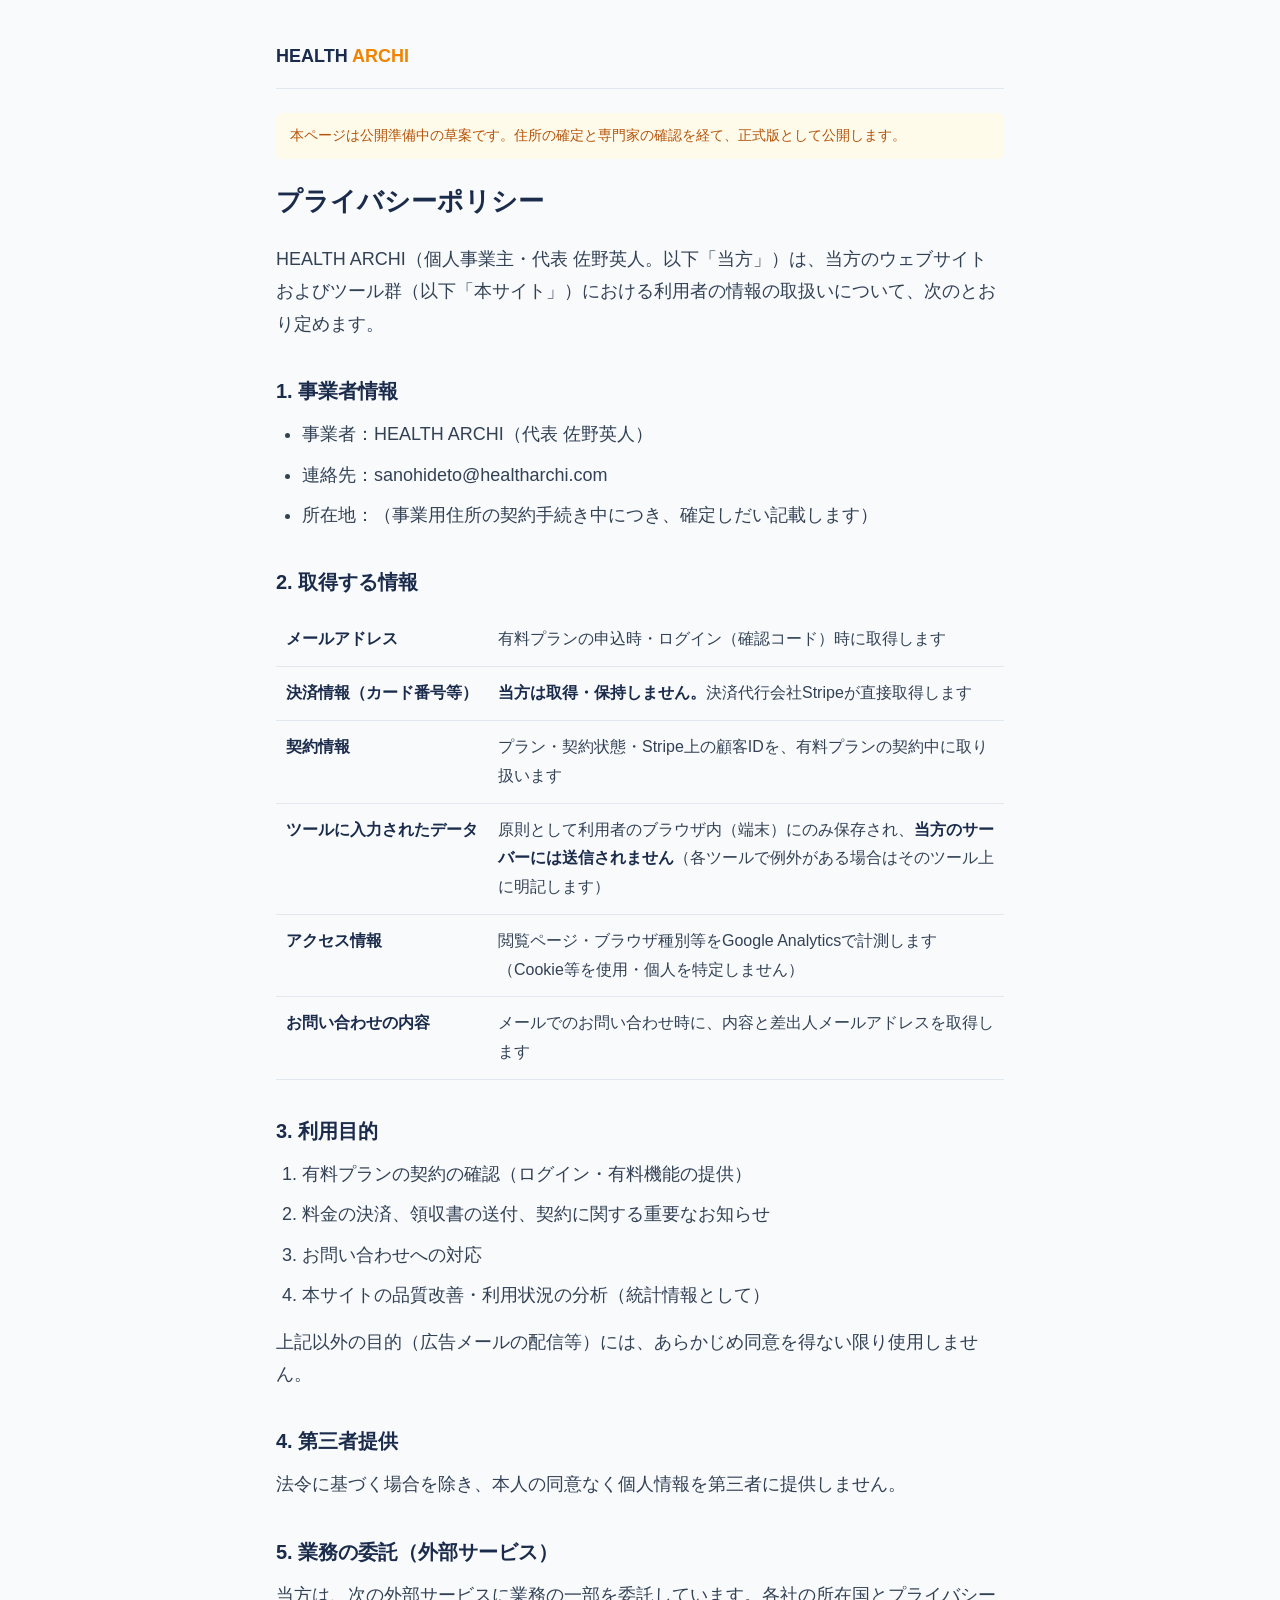
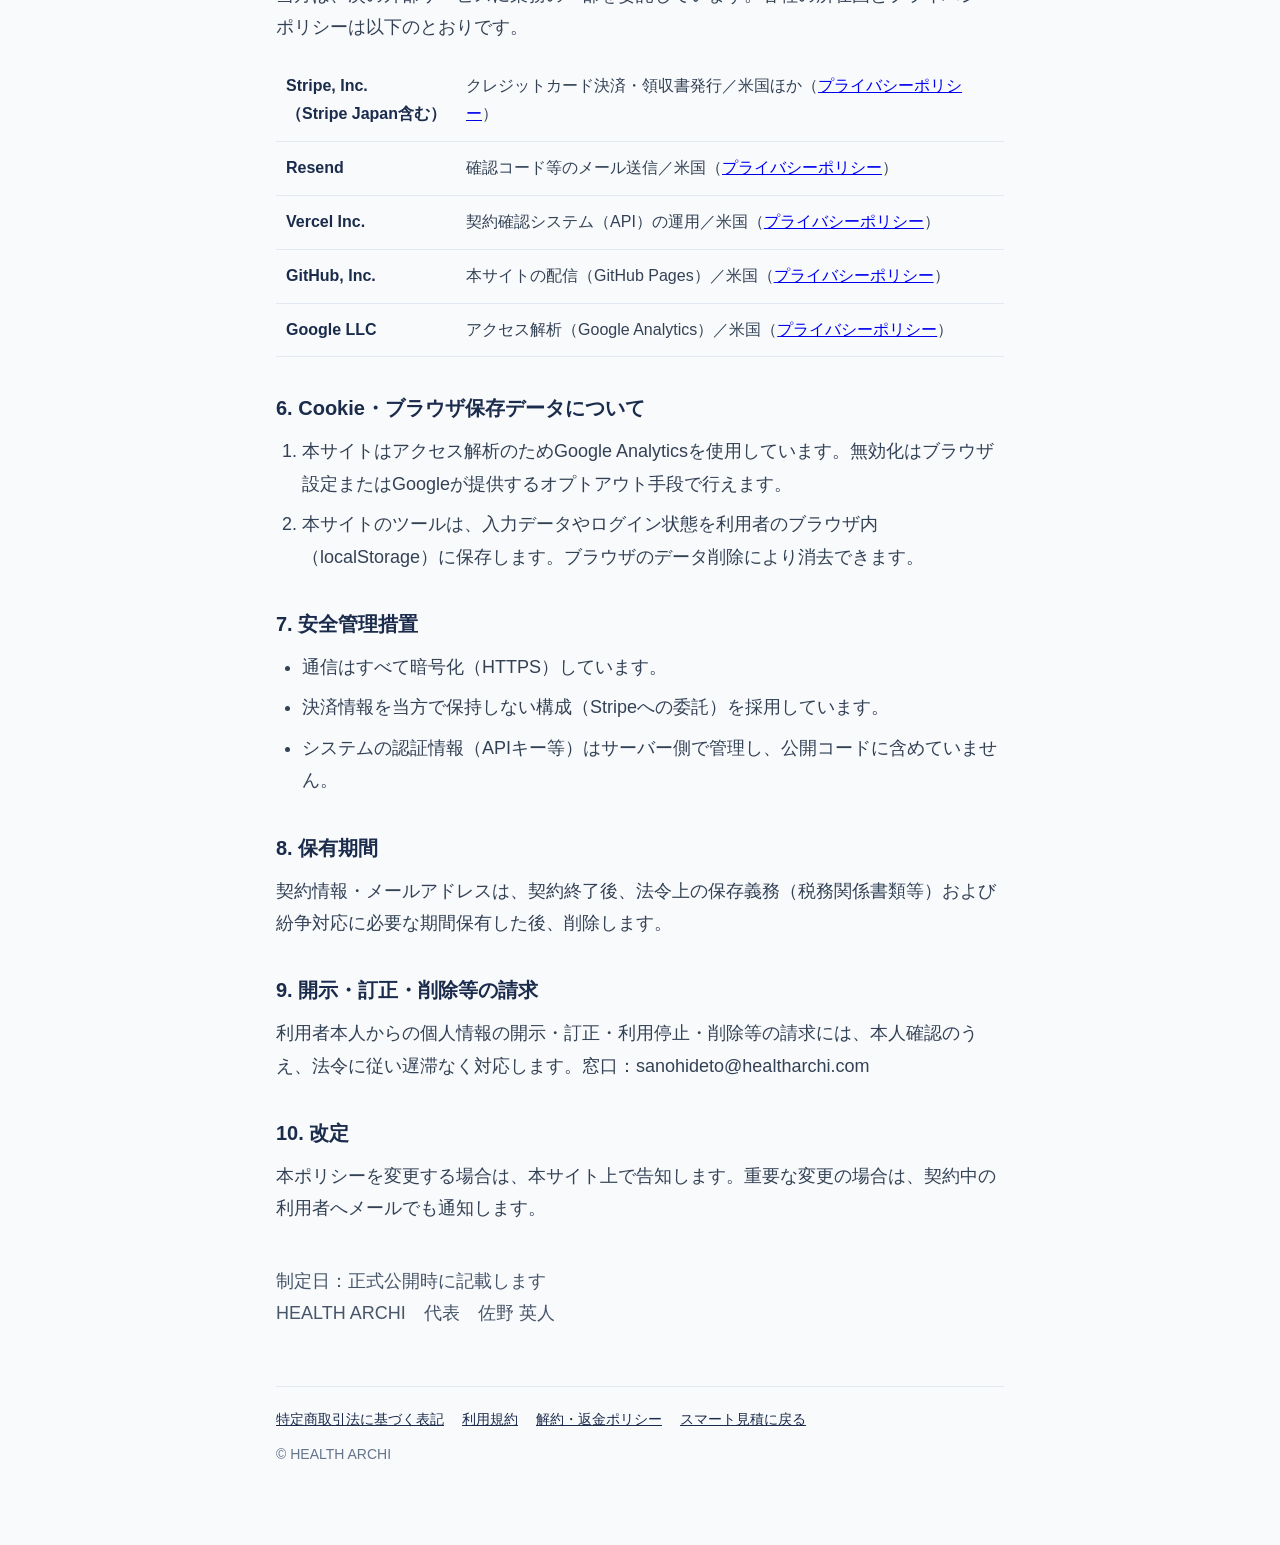
<file: legal/privacy.html>
<!DOCTYPE html>
<html lang="ja">
<head>
<meta charset="UTF-8">
<meta name="viewport" content="width=device-width, initial-scale=1.0">
<!-- 草案のためnoindex。v1.0化（住所確定・士業レビュー反映）の際に、このmetaと.draft-noteを外す -->
<meta name="robots" content="noindex, nofollow">
<title>プライバシーポリシー｜HEALTH ARCHI</title>
<link rel="stylesheet" href="legal.css">
</head>
<body>
<div class="wrap">
<header class="site"><a href="https://healtharchi.com/">HEALTH <span>ARCHI</span></a></header>
<p class="draft-note">本ページは公開準備中の草案です。住所の確定と専門家の確認を経て、正式版として公開します。</p>

<h1>プライバシーポリシー</h1>

<p>HEALTH ARCHI（個人事業主・代表 佐野英人。以下「当方」）は、当方のウェブサイトおよびツール群（以下「本サイト」）における利用者の情報の取扱いについて、次のとおり定めます。</p>

<h2>1. 事業者情報</h2>
<ul>
<li>事業者：HEALTH ARCHI（代表 佐野英人）</li>
<li>連絡先：sanohideto@healtharchi.com</li>
<li>所在地：（事業用住所の契約手続き中につき、確定しだい記載します）</li>
</ul>

<h2>2. 取得する情報</h2>
<table>
<tr><th>メールアドレス</th><td>有料プランの申込時・ログイン（確認コード）時に取得します</td></tr>
<tr><th>決済情報（カード番号等）</th><td><strong>当方は取得・保持しません。</strong>決済代行会社Stripeが直接取得します</td></tr>
<tr><th>契約情報</th><td>プラン・契約状態・Stripe上の顧客IDを、有料プランの契約中に取り扱います</td></tr>
<tr><th>ツールに入力されたデータ</th><td>原則として利用者のブラウザ内（端末）にのみ保存され、<strong>当方のサーバーには送信されません</strong>（各ツールで例外がある場合はそのツール上に明記します）</td></tr>
<tr><th>アクセス情報</th><td>閲覧ページ・ブラウザ種別等をGoogle Analyticsで計測します（Cookie等を使用・個人を特定しません）</td></tr>
<tr><th>お問い合わせの内容</th><td>メールでのお問い合わせ時に、内容と差出人メールアドレスを取得します</td></tr>
</table>

<h2>3. 利用目的</h2>
<ol>
<li>有料プランの契約の確認（ログイン・有料機能の提供）</li>
<li>料金の決済、領収書の送付、契約に関する重要なお知らせ</li>
<li>お問い合わせへの対応</li>
<li>本サイトの品質改善・利用状況の分析（統計情報として）</li>
</ol>
<p>上記以外の目的（広告メールの配信等）には、あらかじめ同意を得ない限り使用しません。</p>

<h2>4. 第三者提供</h2>
<p>法令に基づく場合を除き、本人の同意なく個人情報を第三者に提供しません。</p>

<h2>5. 業務の委託（外部サービス）</h2>
<p>当方は、次の外部サービスに業務の一部を委託しています。各社の所在国とプライバシーポリシーは以下のとおりです。</p>
<table>
<tr><th>Stripe, Inc.<br>（Stripe Japan含む）</th><td>クレジットカード決済・領収書発行／米国ほか（<a href="https://stripe.com/jp/privacy" target="_blank" rel="noopener">プライバシーポリシー</a>）</td></tr>
<tr><th>Resend</th><td>確認コード等のメール送信／米国（<a href="https://resend.com/legal/privacy-policy" target="_blank" rel="noopener">プライバシーポリシー</a>）</td></tr>
<tr><th>Vercel Inc.</th><td>契約確認システム（API）の運用／米国（<a href="https://vercel.com/legal/privacy-policy" target="_blank" rel="noopener">プライバシーポリシー</a>）</td></tr>
<tr><th>GitHub, Inc.</th><td>本サイトの配信（GitHub Pages）／米国（<a href="https://docs.github.com/privacy" target="_blank" rel="noopener">プライバシーポリシー</a>）</td></tr>
<tr><th>Google LLC</th><td>アクセス解析（Google Analytics）／米国（<a href="https://policies.google.com/privacy" target="_blank" rel="noopener">プライバシーポリシー</a>）</td></tr>
</table>

<h2>6. Cookie・ブラウザ保存データについて</h2>
<ol>
<li>本サイトはアクセス解析のためGoogle Analyticsを使用しています。無効化はブラウザ設定またはGoogleが提供するオプトアウト手段で行えます。</li>
<li>本サイトのツールは、入力データやログイン状態を利用者のブラウザ内（localStorage）に保存します。ブラウザのデータ削除により消去できます。</li>
</ol>

<h2>7. 安全管理措置</h2>
<ul>
<li>通信はすべて暗号化（HTTPS）しています。</li>
<li>決済情報を当方で保持しない構成（Stripeへの委託）を採用しています。</li>
<li>システムの認証情報（APIキー等）はサーバー側で管理し、公開コードに含めていません。</li>
</ul>

<h2>8. 保有期間</h2>
<p>契約情報・メールアドレスは、契約終了後、法令上の保存義務（税務関係書類等）および紛争対応に必要な期間保有した後、削除します。</p>

<h2>9. 開示・訂正・削除等の請求</h2>
<p>利用者本人からの個人情報の開示・訂正・利用停止・削除等の請求には、本人確認のうえ、法令に従い遅滞なく対応します。窓口：sanohideto@healtharchi.com</p>

<h2>10. 改定</h2>
<p>本ポリシーを変更する場合は、本サイト上で告知します。重要な変更の場合は、契約中の利用者へメールでも通知します。</p>

<p class="sign">制定日：正式公開時に記載します<br>HEALTH ARCHI　代表　佐野 英人</p>

<footer class="site">
<nav>
<a href="tokushoho.html">特定商取引法に基づく表記</a>
<a href="terms.html">利用規約</a>
<a href="refund.html">解約・返金ポリシー</a>
<a href="../index.html">スマート見積に戻る</a>
</nav>
<p>&copy; HEALTH ARCHI</p>
</footer>
</div>
</body>
</html>
</file>
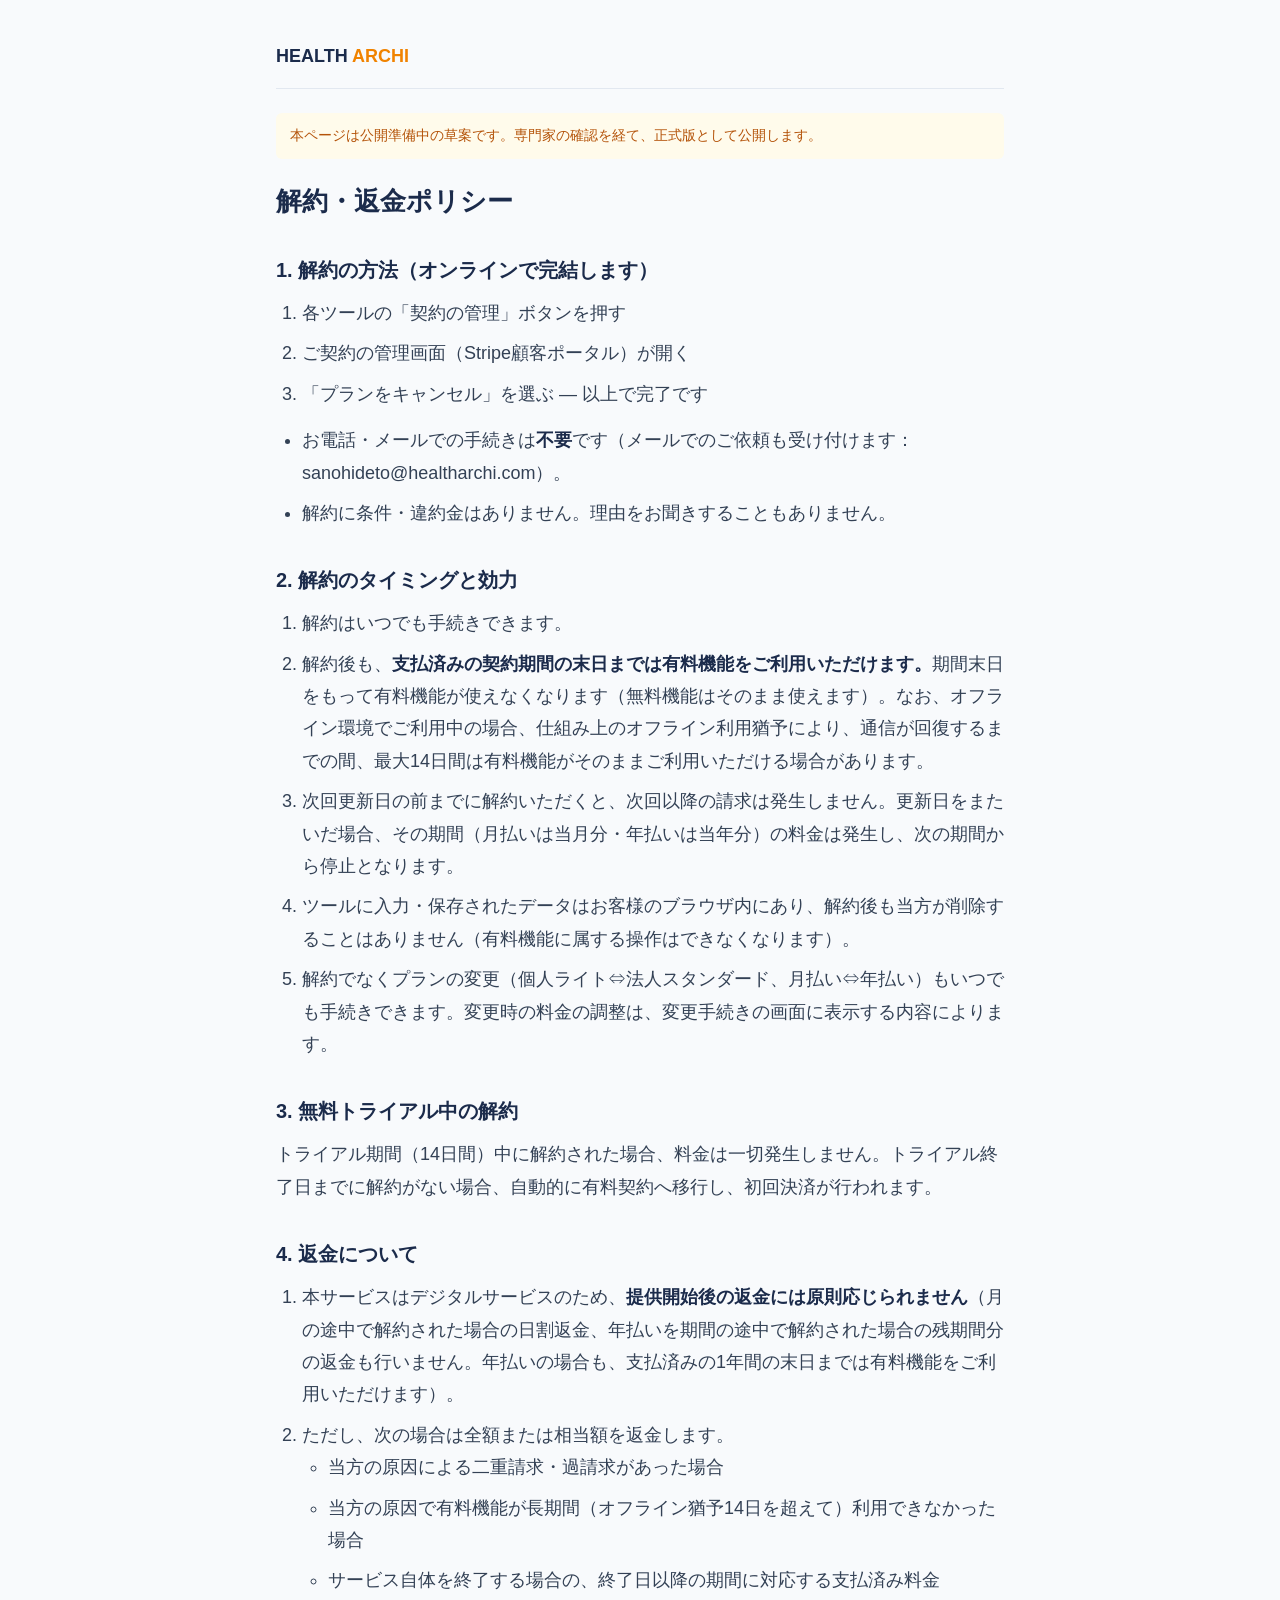
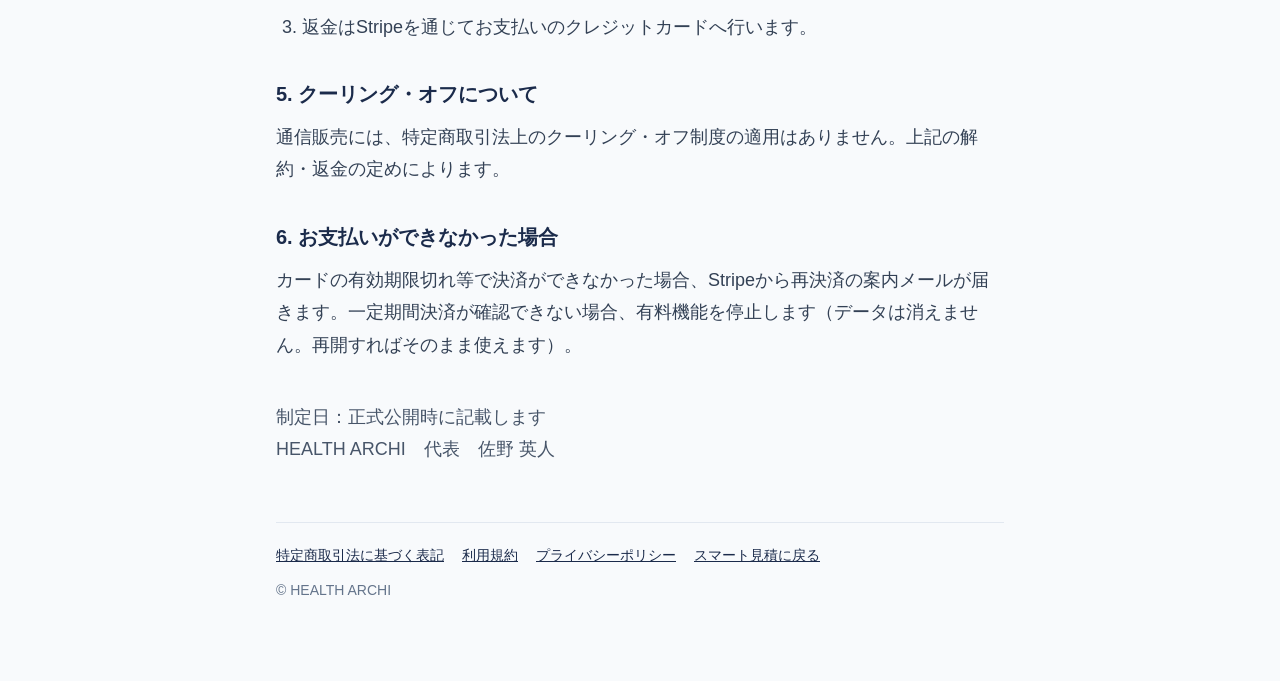
<file: legal/refund.html>
<!DOCTYPE html>
<html lang="ja">
<head>
<meta charset="UTF-8">
<meta name="viewport" content="width=device-width, initial-scale=1.0">
<!-- 草案のためnoindex。v1.0化（住所確定・士業レビュー反映）の際に、このmetaと.draft-noteを外す -->
<meta name="robots" content="noindex, nofollow">
<title>解約・返金ポリシー｜HEALTH ARCHI</title>
<link rel="stylesheet" href="legal.css">
</head>
<body>
<div class="wrap">
<header class="site"><a href="https://healtharchi.com/">HEALTH <span>ARCHI</span></a></header>
<p class="draft-note">本ページは公開準備中の草案です。専門家の確認を経て、正式版として公開します。</p>

<h1>解約・返金ポリシー</h1>

<h2>1. 解約の方法（オンラインで完結します）</h2>
<ol>
<li>各ツールの「契約の管理」ボタンを押す</li>
<li>ご契約の管理画面（Stripe顧客ポータル）が開く</li>
<li>「プランをキャンセル」を選ぶ — 以上で完了です</li>
</ol>
<ul>
<li>お電話・メールでの手続きは<strong>不要</strong>です（メールでのご依頼も受け付けます：sanohideto@healtharchi.com）。</li>
<li>解約に条件・違約金はありません。理由をお聞きすることもありません。</li>
</ul>

<h2>2. 解約のタイミングと効力</h2>
<ol>
<li>解約はいつでも手続きできます。</li>
<li>解約後も、<strong>支払済みの契約期間の末日までは有料機能をご利用いただけます。</strong>期間末日をもって有料機能が使えなくなります（無料機能はそのまま使えます）。なお、オフライン環境でご利用中の場合、仕組み上のオフライン利用猶予により、通信が回復するまでの間、最大14日間は有料機能がそのままご利用いただける場合があります。</li>
<li>次回更新日の前までに解約いただくと、次回以降の請求は発生しません。更新日をまたいだ場合、その期間（月払いは当月分・年払いは当年分）の料金は発生し、次の期間から停止となります。</li>
<li>ツールに入力・保存されたデータはお客様のブラウザ内にあり、解約後も当方が削除することはありません（有料機能に属する操作はできなくなります）。</li>
<li>解約でなくプランの変更（個人ライト⇔法人スタンダード、月払い⇔年払い）もいつでも手続きできます。変更時の料金の調整は、変更手続きの画面に表示する内容によります。</li>
</ol>

<h2>3. 無料トライアル中の解約</h2>
<p>トライアル期間（14日間）中に解約された場合、料金は一切発生しません。トライアル終了日までに解約がない場合、自動的に有料契約へ移行し、初回決済が行われます。</p>

<h2>4. 返金について</h2>
<ol>
<li>本サービスはデジタルサービスのため、<strong>提供開始後の返金には原則応じられません</strong>（月の途中で解約された場合の日割返金、年払いを期間の途中で解約された場合の残期間分の返金も行いません。年払いの場合も、支払済みの1年間の末日までは有料機能をご利用いただけます）。</li>
<li>ただし、次の場合は全額または相当額を返金します。
<ul>
<li>当方の原因による二重請求・過請求があった場合</li>
<li>当方の原因で有料機能が長期間（オフライン猶予14日を超えて）利用できなかった場合</li>
<li>サービス自体を終了する場合の、終了日以降の期間に対応する支払済み料金</li>
</ul>
</li>
<li>返金はStripeを通じてお支払いのクレジットカードへ行います。</li>
</ol>

<h2>5. クーリング・オフについて</h2>
<p>通信販売には、特定商取引法上のクーリング・オフ制度の適用はありません。上記の解約・返金の定めによります。</p>

<h2>6. お支払いができなかった場合</h2>
<p>カードの有効期限切れ等で決済ができなかった場合、Stripeから再決済の案内メールが届きます。一定期間決済が確認できない場合、有料機能を停止します（データは消えません。再開すればそのまま使えます）。</p>

<p class="sign">制定日：正式公開時に記載します<br>HEALTH ARCHI　代表　佐野 英人</p>

<footer class="site">
<nav>
<a href="tokushoho.html">特定商取引法に基づく表記</a>
<a href="terms.html">利用規約</a>
<a href="privacy.html">プライバシーポリシー</a>
<a href="../index.html">スマート見積に戻る</a>
</nav>
<p>&copy; HEALTH ARCHI</p>
</footer>
</div>
</body>
</html>
</file>
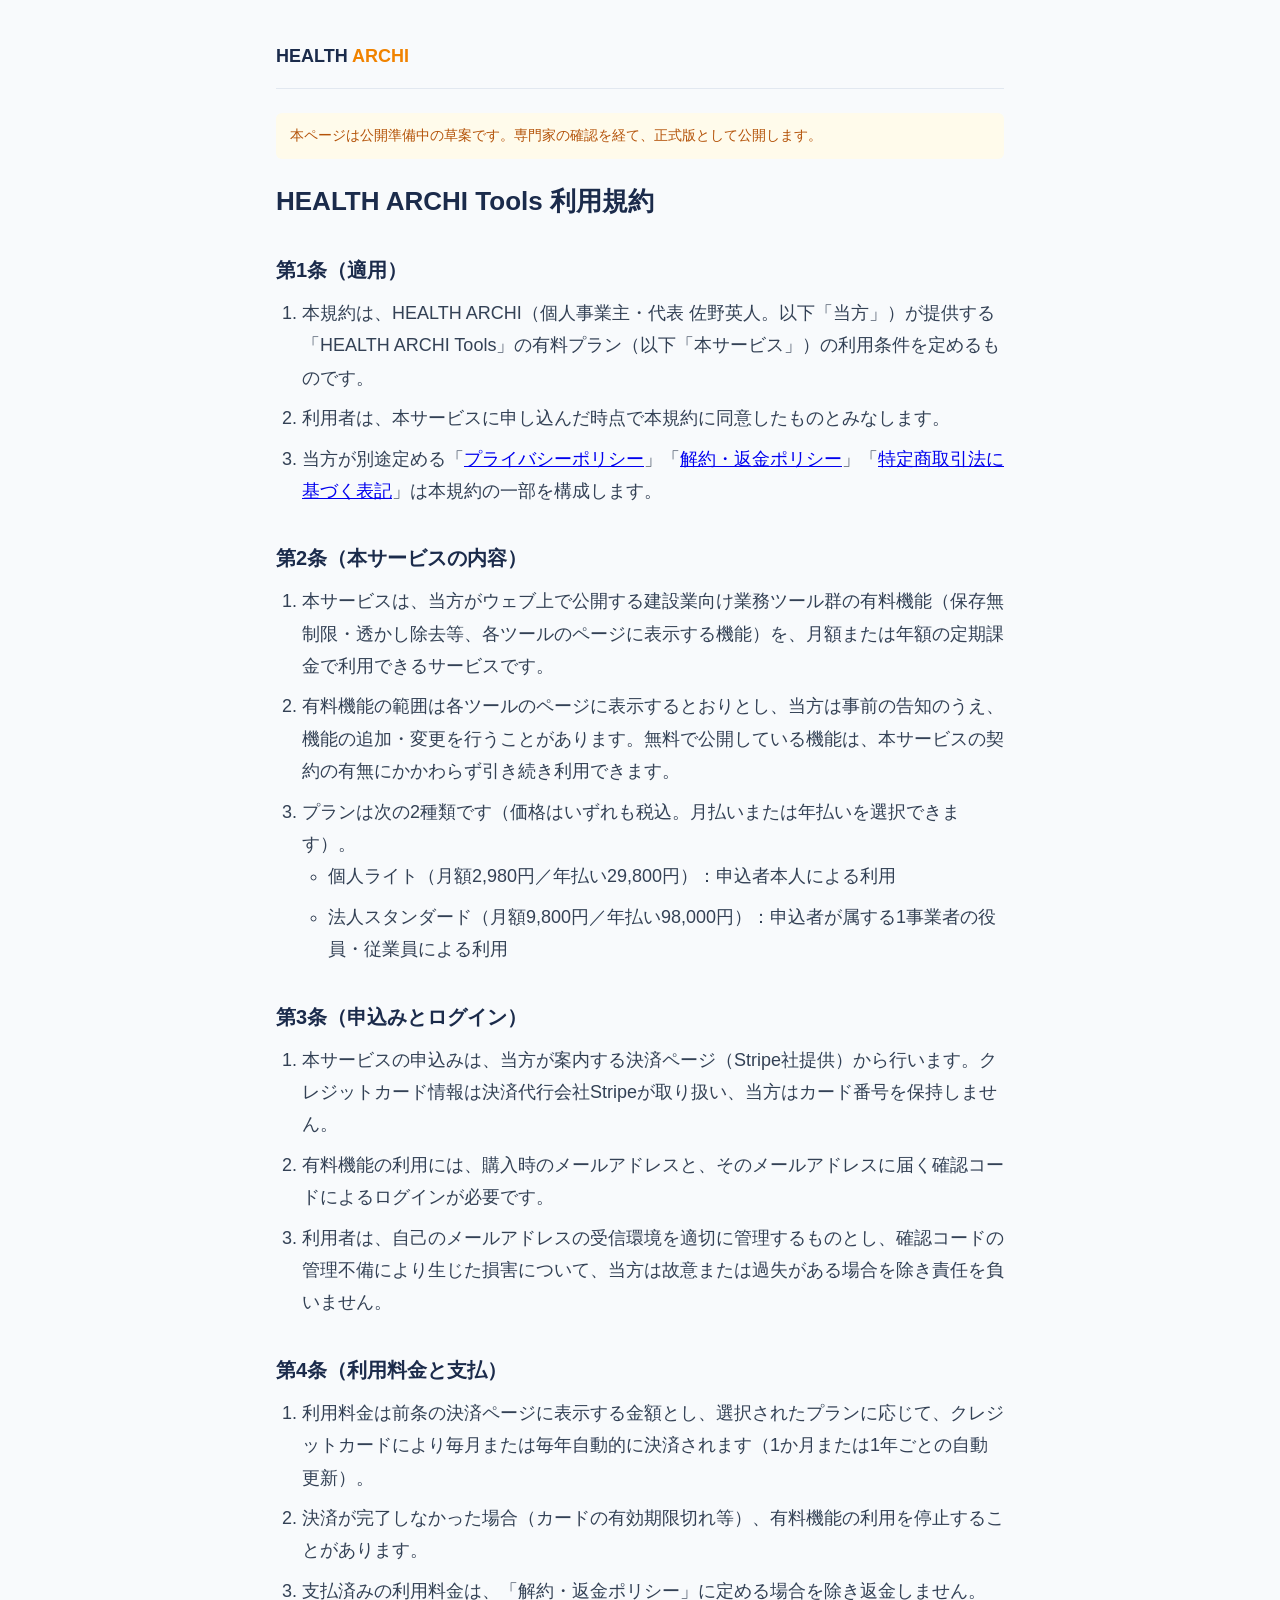
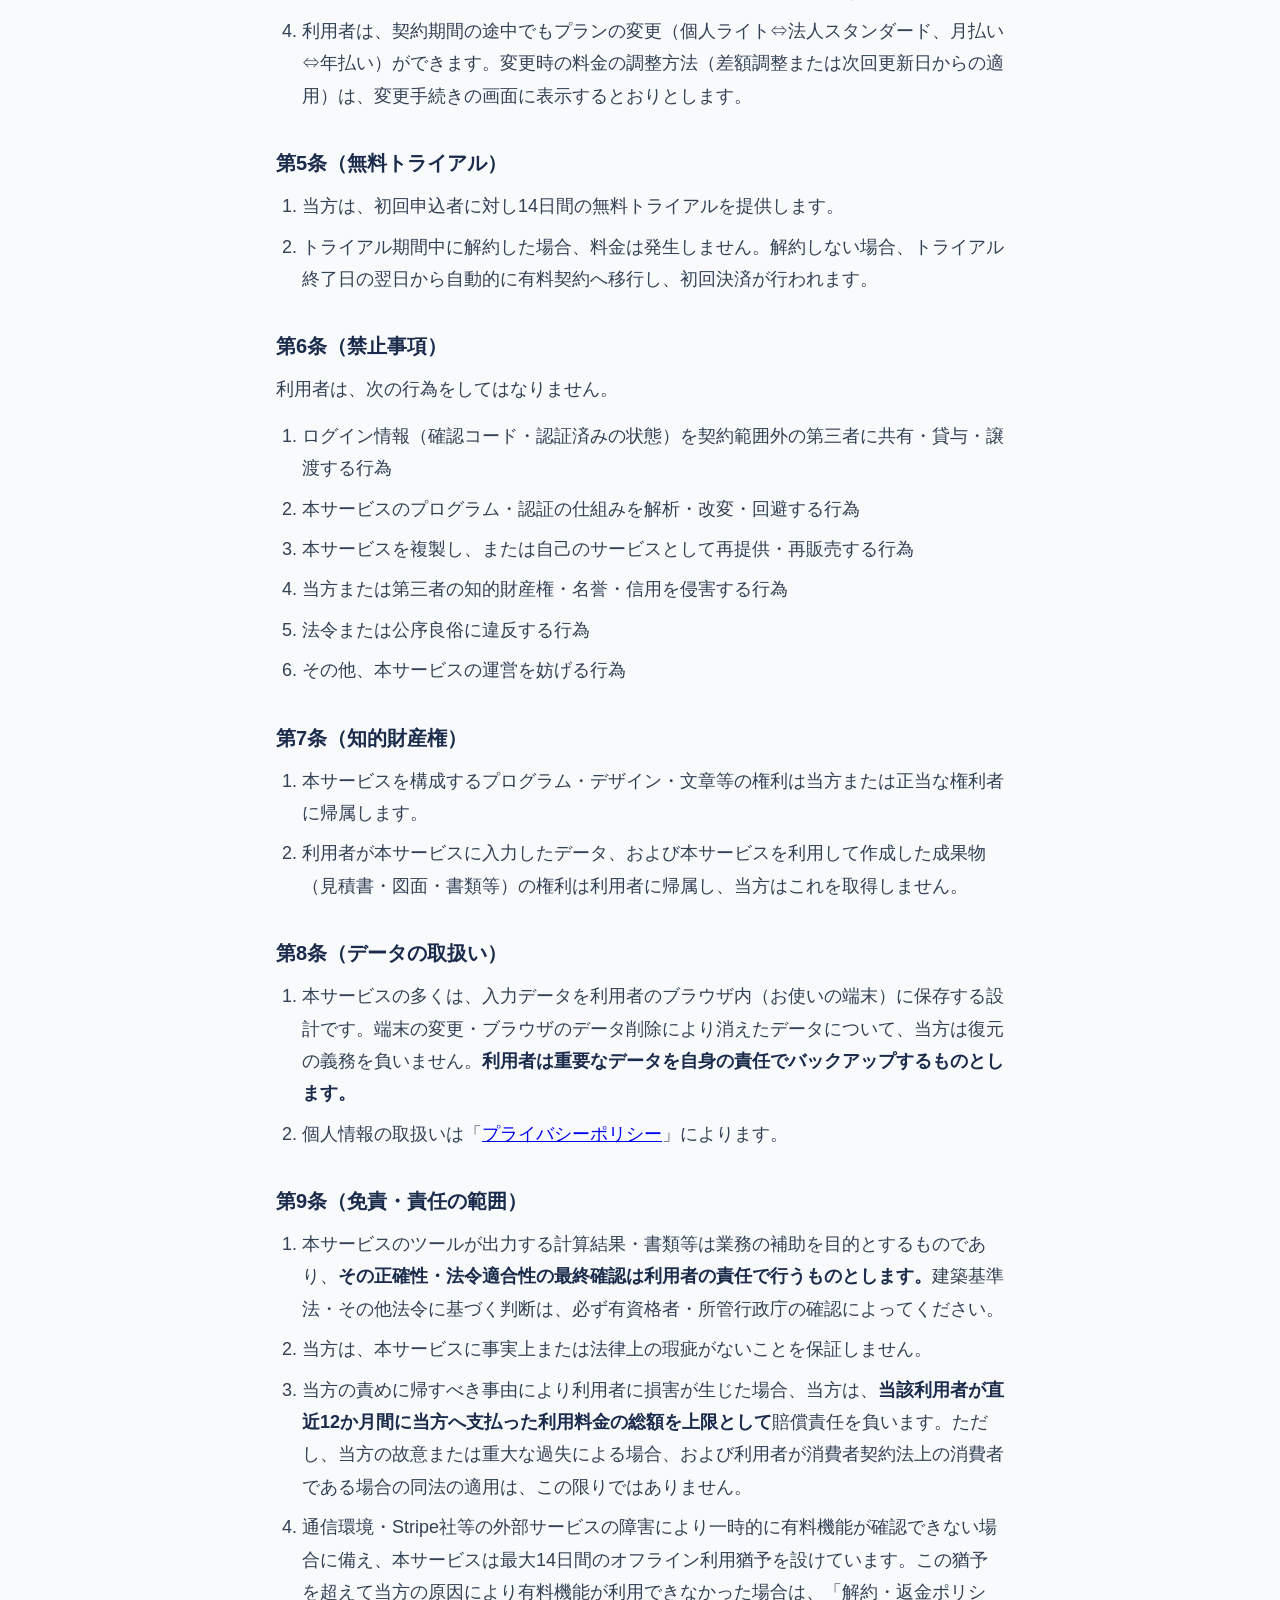
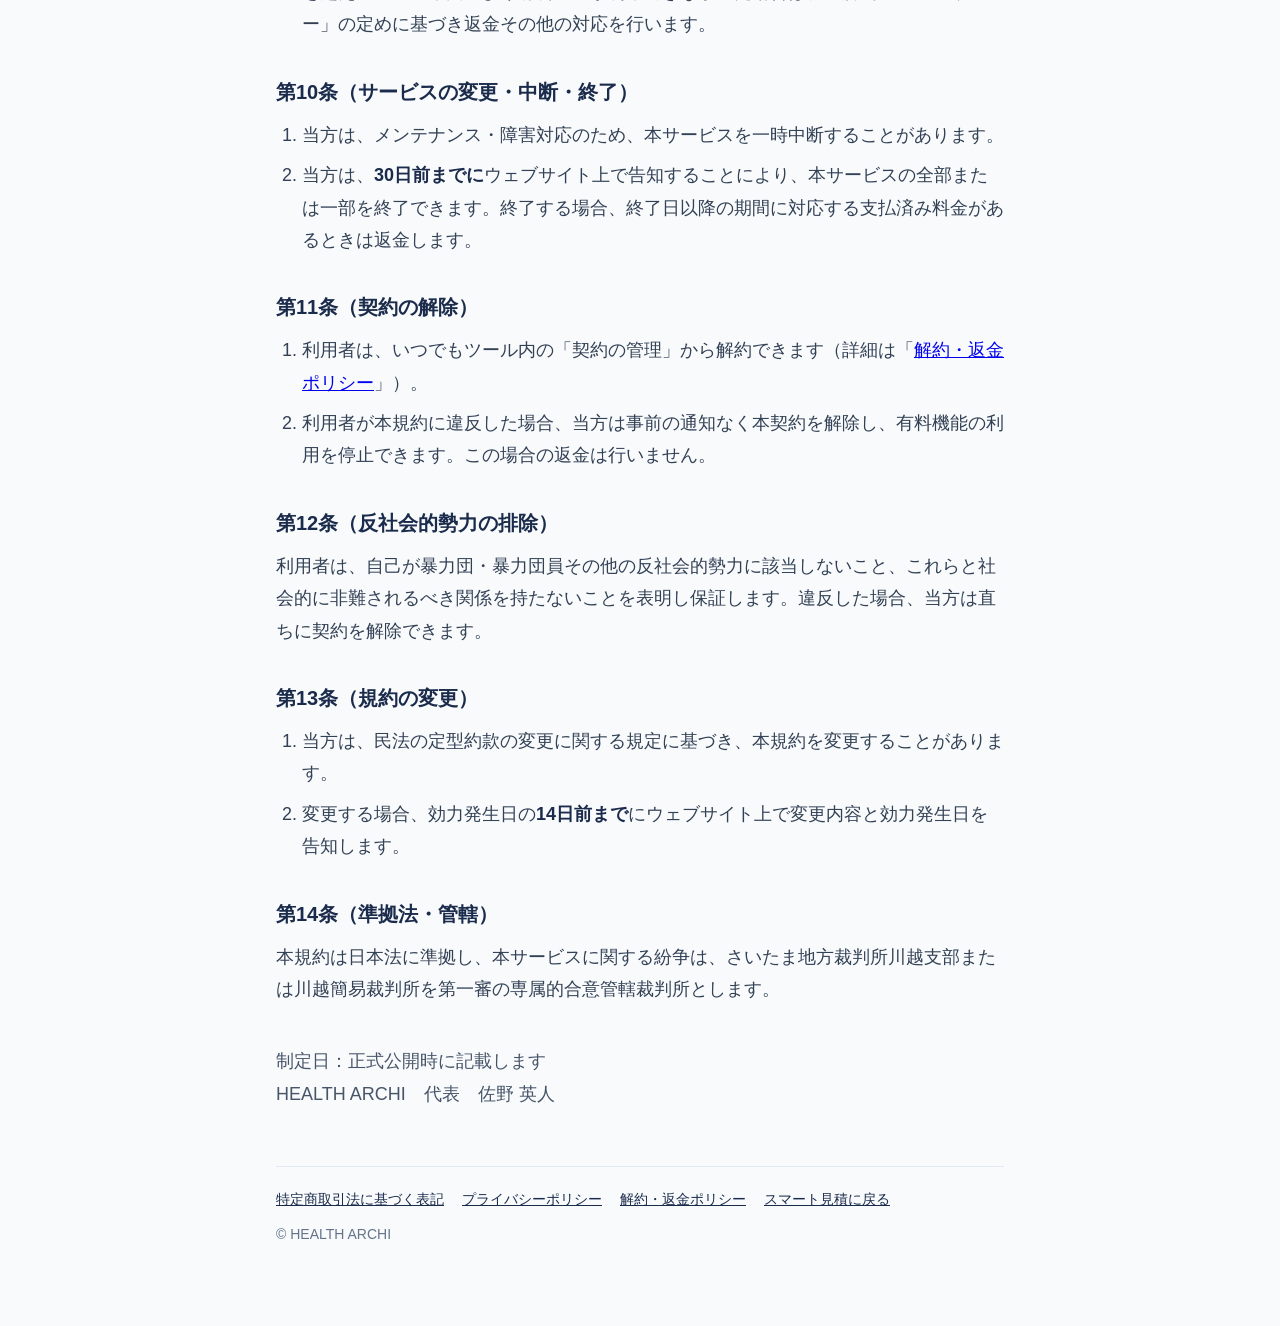
<file: legal/terms.html>
<!DOCTYPE html>
<html lang="ja">
<head>
<meta charset="UTF-8">
<meta name="viewport" content="width=device-width, initial-scale=1.0">
<!-- 草案のためnoindex。v1.0化（住所確定・士業レビュー反映）の際に、このmetaと.draft-noteを外す -->
<meta name="robots" content="noindex, nofollow">
<title>利用規約｜HEALTH ARCHI</title>
<link rel="stylesheet" href="legal.css">
</head>
<body>
<div class="wrap">
<header class="site"><a href="https://healtharchi.com/">HEALTH <span>ARCHI</span></a></header>
<p class="draft-note">本ページは公開準備中の草案です。専門家の確認を経て、正式版として公開します。</p>

<h1>HEALTH ARCHI Tools 利用規約</h1>

<h2>第1条（適用）</h2>
<ol>
<li>本規約は、HEALTH ARCHI（個人事業主・代表 佐野英人。以下「当方」）が提供する「HEALTH ARCHI Tools」の有料プラン（以下「本サービス」）の利用条件を定めるものです。</li>
<li>利用者は、本サービスに申し込んだ時点で本規約に同意したものとみなします。</li>
<li>当方が別途定める「<a href="privacy.html">プライバシーポリシー</a>」「<a href="refund.html">解約・返金ポリシー</a>」「<a href="tokushoho.html">特定商取引法に基づく表記</a>」は本規約の一部を構成します。</li>
</ol>

<h2>第2条（本サービスの内容）</h2>
<ol>
<li>本サービスは、当方がウェブ上で公開する建設業向け業務ツール群の有料機能（保存無制限・透かし除去等、各ツールのページに表示する機能）を、月額または年額の定期課金で利用できるサービスです。</li>
<li>有料機能の範囲は各ツールのページに表示するとおりとし、当方は事前の告知のうえ、機能の追加・変更を行うことがあります。無料で公開している機能は、本サービスの契約の有無にかかわらず引き続き利用できます。</li>
<li>プランは次の2種類です（価格はいずれも税込。月払いまたは年払いを選択できます）。
<ul>
<li>個人ライト（月額2,980円／年払い29,800円）：申込者本人による利用</li>
<li>法人スタンダード（月額9,800円／年払い98,000円）：申込者が属する1事業者の役員・従業員による利用</li>
</ul>
</li>
</ol>

<h2>第3条（申込みとログイン）</h2>
<ol>
<li>本サービスの申込みは、当方が案内する決済ページ（Stripe社提供）から行います。クレジットカード情報は決済代行会社Stripeが取り扱い、当方はカード番号を保持しません。</li>
<li>有料機能の利用には、購入時のメールアドレスと、そのメールアドレスに届く確認コードによるログインが必要です。</li>
<li>利用者は、自己のメールアドレスの受信環境を適切に管理するものとし、確認コードの管理不備により生じた損害について、当方は故意または過失がある場合を除き責任を負いません。</li>
</ol>

<h2>第4条（利用料金と支払）</h2>
<ol>
<li>利用料金は前条の決済ページに表示する金額とし、選択されたプランに応じて、クレジットカードにより毎月または毎年自動的に決済されます（1か月または1年ごとの自動更新）。</li>
<li>決済が完了しなかった場合（カードの有効期限切れ等）、有料機能の利用を停止することがあります。</li>
<li>支払済みの利用料金は、「解約・返金ポリシー」に定める場合を除き返金しません。</li>
<li>利用者は、契約期間の途中でもプランの変更（個人ライト⇔法人スタンダード、月払い⇔年払い）ができます。変更時の料金の調整方法（差額調整または次回更新日からの適用）は、変更手続きの画面に表示するとおりとします。</li>
</ol>

<h2>第5条（無料トライアル）</h2>
<ol>
<li>当方は、初回申込者に対し14日間の無料トライアルを提供します。</li>
<li>トライアル期間中に解約した場合、料金は発生しません。解約しない場合、トライアル終了日の翌日から自動的に有料契約へ移行し、初回決済が行われます。</li>
</ol>

<h2>第6条（禁止事項）</h2>
<p>利用者は、次の行為をしてはなりません。</p>
<ol>
<li>ログイン情報（確認コード・認証済みの状態）を契約範囲外の第三者に共有・貸与・譲渡する行為</li>
<li>本サービスのプログラム・認証の仕組みを解析・改変・回避する行為</li>
<li>本サービスを複製し、または自己のサービスとして再提供・再販売する行為</li>
<li>当方または第三者の知的財産権・名誉・信用を侵害する行為</li>
<li>法令または公序良俗に違反する行為</li>
<li>その他、本サービスの運営を妨げる行為</li>
</ol>

<h2>第7条（知的財産権）</h2>
<ol>
<li>本サービスを構成するプログラム・デザイン・文章等の権利は当方または正当な権利者に帰属します。</li>
<li>利用者が本サービスに入力したデータ、および本サービスを利用して作成した成果物（見積書・図面・書類等）の権利は利用者に帰属し、当方はこれを取得しません。</li>
</ol>

<h2>第8条（データの取扱い）</h2>
<ol>
<li>本サービスの多くは、入力データを利用者のブラウザ内（お使いの端末）に保存する設計です。端末の変更・ブラウザのデータ削除により消えたデータについて、当方は復元の義務を負いません。<strong>利用者は重要なデータを自身の責任でバックアップするものとします。</strong></li>
<li>個人情報の取扱いは「<a href="privacy.html">プライバシーポリシー</a>」によります。</li>
</ol>

<h2>第9条（免責・責任の範囲）</h2>
<ol>
<li>本サービスのツールが出力する計算結果・書類等は業務の補助を目的とするものであり、<strong>その正確性・法令適合性の最終確認は利用者の責任で行うものとします。</strong>建築基準法・その他法令に基づく判断は、必ず有資格者・所管行政庁の確認によってください。</li>
<li>当方は、本サービスに事実上または法律上の瑕疵がないことを保証しません。</li>
<li>当方の責めに帰すべき事由により利用者に損害が生じた場合、当方は、<strong>当該利用者が直近12か月間に当方へ支払った利用料金の総額を上限として</strong>賠償責任を負います。ただし、当方の故意または重大な過失による場合、および利用者が消費者契約法上の消費者である場合の同法の適用は、この限りではありません。</li>
<li>通信環境・Stripe社等の外部サービスの障害により一時的に有料機能が確認できない場合に備え、本サービスは最大14日間のオフライン利用猶予を設けています。この猶予を超えて当方の原因により有料機能が利用できなかった場合は、「解約・返金ポリシー」の定めに基づき返金その他の対応を行います。</li>
</ol>

<h2>第10条（サービスの変更・中断・終了）</h2>
<ol>
<li>当方は、メンテナンス・障害対応のため、本サービスを一時中断することがあります。</li>
<li>当方は、<strong>30日前までに</strong>ウェブサイト上で告知することにより、本サービスの全部または一部を終了できます。終了する場合、終了日以降の期間に対応する支払済み料金があるときは返金します。</li>
</ol>

<h2>第11条（契約の解除）</h2>
<ol>
<li>利用者は、いつでもツール内の「契約の管理」から解約できます（詳細は「<a href="refund.html">解約・返金ポリシー</a>」）。</li>
<li>利用者が本規約に違反した場合、当方は事前の通知なく本契約を解除し、有料機能の利用を停止できます。この場合の返金は行いません。</li>
</ol>

<h2>第12条（反社会的勢力の排除）</h2>
<p>利用者は、自己が暴力団・暴力団員その他の反社会的勢力に該当しないこと、これらと社会的に非難されるべき関係を持たないことを表明し保証します。違反した場合、当方は直ちに契約を解除できます。</p>

<h2>第13条（規約の変更）</h2>
<ol>
<li>当方は、民法の定型約款の変更に関する規定に基づき、本規約を変更することがあります。</li>
<li>変更する場合、効力発生日の<strong>14日前まで</strong>にウェブサイト上で変更内容と効力発生日を告知します。</li>
</ol>

<h2>第14条（準拠法・管轄）</h2>
<p>本規約は日本法に準拠し、本サービスに関する紛争は、さいたま地方裁判所川越支部または川越簡易裁判所を第一審の専属的合意管轄裁判所とします。</p>

<p class="sign">制定日：正式公開時に記載します<br>HEALTH ARCHI　代表　佐野 英人</p>

<footer class="site">
<nav>
<a href="tokushoho.html">特定商取引法に基づく表記</a>
<a href="privacy.html">プライバシーポリシー</a>
<a href="refund.html">解約・返金ポリシー</a>
<a href="../index.html">スマート見積に戻る</a>
</nav>
<p>&copy; HEALTH ARCHI</p>
</footer>
</div>
</body>
</html>
</file>
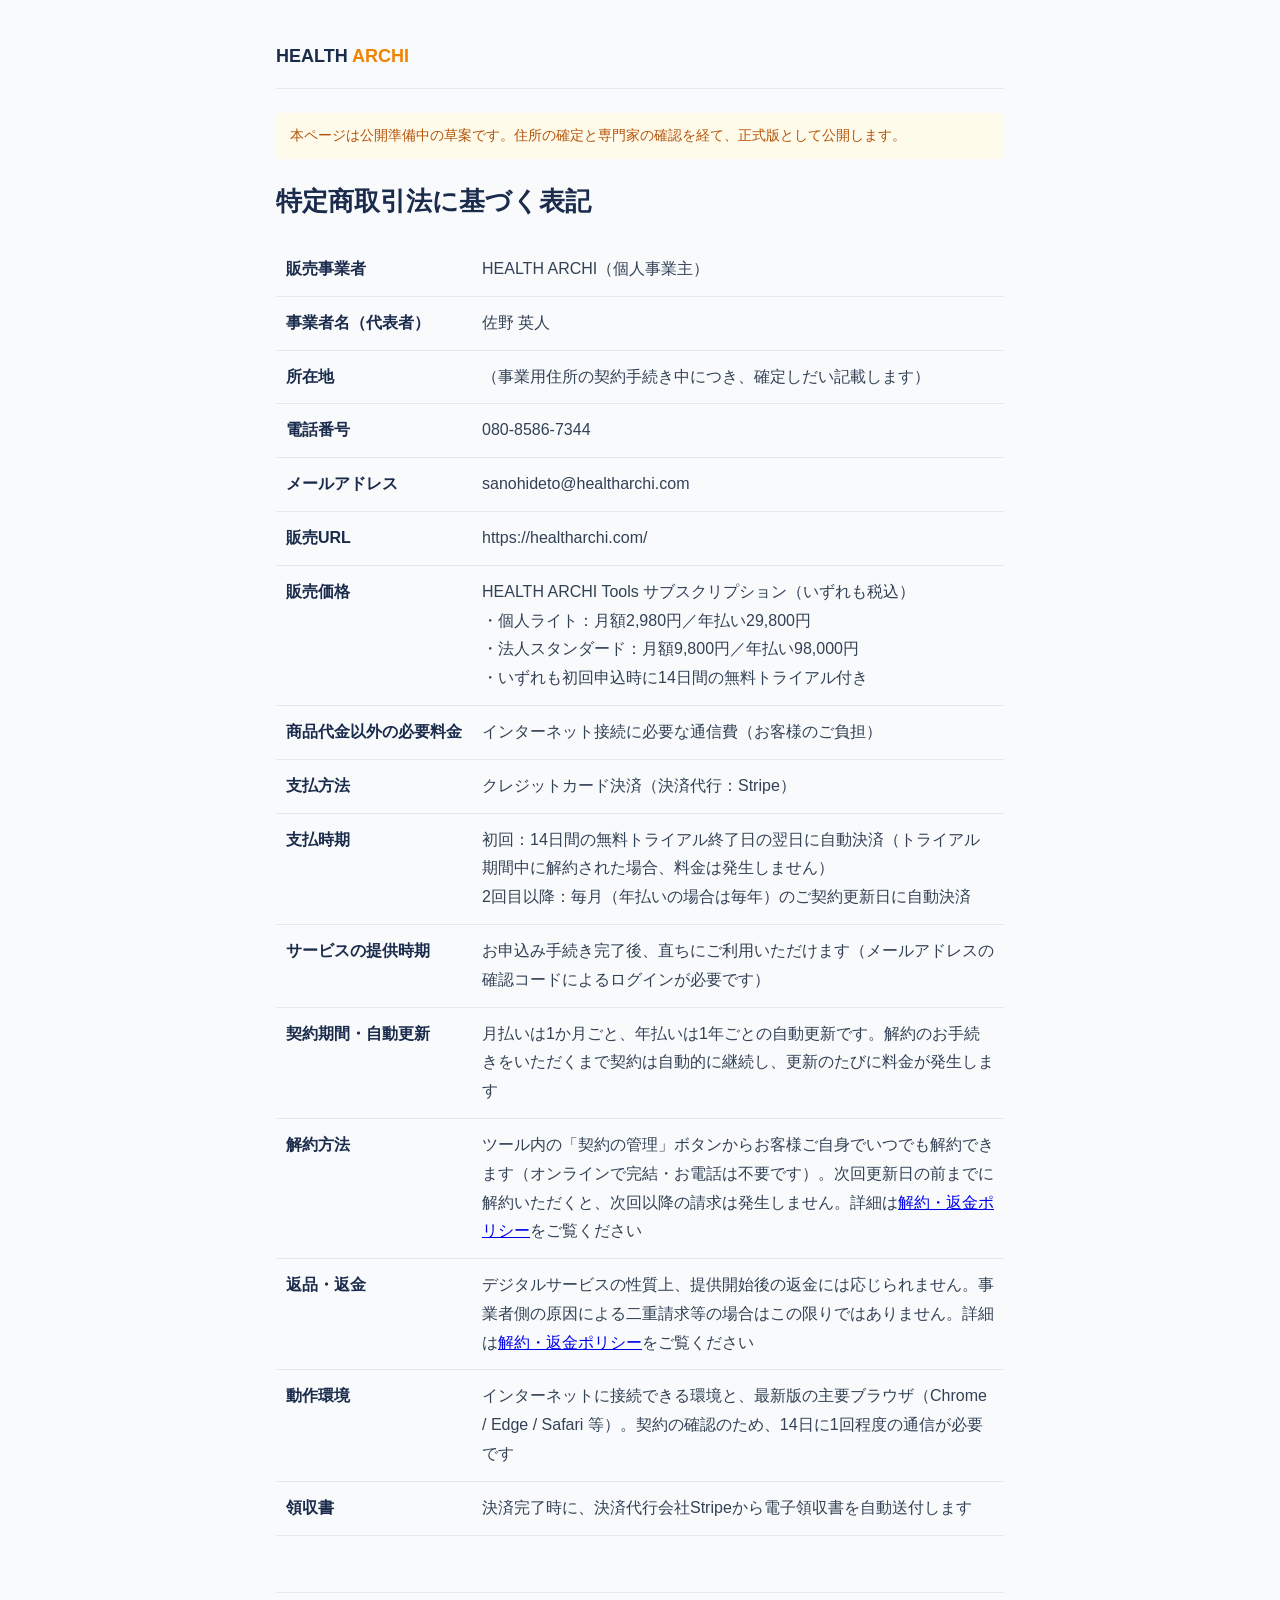
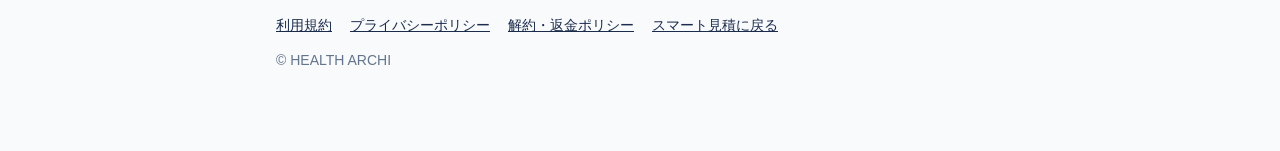
<file: legal/tokushoho.html>
<!DOCTYPE html>
<html lang="ja">
<head>
<meta charset="UTF-8">
<meta name="viewport" content="width=device-width, initial-scale=1.0">
<!-- 草案のためnoindex。v1.0化（住所確定・士業レビュー反映）の際に、このmetaと.draft-noteを外す -->
<meta name="robots" content="noindex, nofollow">
<title>特定商取引法に基づく表記｜HEALTH ARCHI</title>
<link rel="stylesheet" href="legal.css">
</head>
<body>
<div class="wrap">
<header class="site"><a href="https://healtharchi.com/">HEALTH <span>ARCHI</span></a></header>
<p class="draft-note">本ページは公開準備中の草案です。住所の確定と専門家の確認を経て、正式版として公開します。</p>

<h1>特定商取引法に基づく表記</h1>

<table>
<tr><th>販売事業者</th><td>HEALTH ARCHI（個人事業主）</td></tr>
<tr><th>事業者名（代表者）</th><td>佐野 英人</td></tr>
<tr><th>所在地</th><td>（事業用住所の契約手続き中につき、確定しだい記載します）</td></tr>
<tr><th>電話番号</th><td>080-8586-7344</td></tr>
<tr><th>メールアドレス</th><td>sanohideto@healtharchi.com</td></tr>
<tr><th>販売URL</th><td>https://healtharchi.com/</td></tr>
<tr><th>販売価格</th><td>HEALTH ARCHI Tools サブスクリプション（いずれも税込）<br>・個人ライト：月額2,980円／年払い29,800円<br>・法人スタンダード：月額9,800円／年払い98,000円<br>・いずれも初回申込時に14日間の無料トライアル付き</td></tr>
<tr><th>商品代金以外の必要料金</th><td>インターネット接続に必要な通信費（お客様のご負担）</td></tr>
<tr><th>支払方法</th><td>クレジットカード決済（決済代行：Stripe）</td></tr>
<tr><th>支払時期</th><td>初回：14日間の無料トライアル終了日の翌日に自動決済（トライアル期間中に解約された場合、料金は発生しません）<br>2回目以降：毎月（年払いの場合は毎年）のご契約更新日に自動決済</td></tr>
<tr><th>サービスの提供時期</th><td>お申込み手続き完了後、直ちにご利用いただけます（メールアドレスの確認コードによるログインが必要です）</td></tr>
<tr><th>契約期間・自動更新</th><td>月払いは1か月ごと、年払いは1年ごとの自動更新です。解約のお手続きをいただくまで契約は自動的に継続し、更新のたびに料金が発生します</td></tr>
<tr><th>解約方法</th><td>ツール内の「契約の管理」ボタンからお客様ご自身でいつでも解約できます（オンラインで完結・お電話は不要です）。次回更新日の前までに解約いただくと、次回以降の請求は発生しません。詳細は<a href="refund.html">解約・返金ポリシー</a>をご覧ください</td></tr>
<tr><th>返品・返金</th><td>デジタルサービスの性質上、提供開始後の返金には応じられません。事業者側の原因による二重請求等の場合はこの限りではありません。詳細は<a href="refund.html">解約・返金ポリシー</a>をご覧ください</td></tr>
<tr><th>動作環境</th><td>インターネットに接続できる環境と、最新版の主要ブラウザ（Chrome / Edge / Safari 等）。契約の確認のため、14日に1回程度の通信が必要です</td></tr>
<tr><th>領収書</th><td>決済完了時に、決済代行会社Stripeから電子領収書を自動送付します</td></tr>
</table>

<footer class="site">
<nav>
<a href="terms.html">利用規約</a>
<a href="privacy.html">プライバシーポリシー</a>
<a href="refund.html">解約・返金ポリシー</a>
<a href="../index.html">スマート見積に戻る</a>
</nav>
<p>&copy; HEALTH ARCHI</p>
</footer>
</div>
</body>
</html>
</file>
<file: legal/legal.css>
/* HEALTH ARCHI Tools 法務ページ共通スタイル（ツールUI規約 v2.0準拠・P040） */
* { box-sizing: border-box; margin: 0; padding: 0; }
body {
  font-family: -apple-system, BlinkMacSystemFont, "Segoe UI", "Hiragino Kaku Gothic ProN", "Hiragino Sans", Meiryo, sans-serif;
  font-size: 18px;
  line-height: 1.8;
  color: #334155;
  background: #f8fafc;
}
.wrap { max-width: 760px; margin: 0 auto; padding: 24px 16px 64px; }
header.site { padding: 16px 0; border-bottom: 1px solid #e2e8f0; margin-bottom: 24px; }
header.site a { text-decoration: none; font-weight: 700; font-size: 18px; color: #1B2B4B; }
header.site a span { color: #F08300; }
.draft-note {
  background: #fffbeb; color: #b45309; font-size: 14px;
  padding: 10px 14px; border-radius: 6px; margin-bottom: 24px;
}
h1 { font-size: 26px; color: #1B2B4B; margin-bottom: 24px; line-height: 1.4; }
h2 { font-size: 20px; color: #1B2B4B; margin: 36px 0 12px; line-height: 1.5; }
p { margin-bottom: 14px; }
ol, ul { padding-left: 26px; margin-bottom: 14px; }
li { margin-bottom: 8px; }
table { width: 100%; border-collapse: collapse; margin: 16px 0; font-size: 16px; }
th, td { text-align: left; vertical-align: top; padding: 12px 10px; border-bottom: 1px solid #e2e8f0; }
th { color: #1B2B4B; font-weight: 700; white-space: nowrap; width: 11em; }
@media (max-width: 560px) {
  th, td { display: block; width: auto; }
  th { border-bottom: none; padding-bottom: 0; }
  td { padding-top: 4px; }
}
strong { color: #1B2B4B; }
.sign { margin-top: 40px; color: #475569; }
footer.site { margin-top: 56px; padding-top: 20px; border-top: 1px solid #e2e8f0; font-size: 14px; color: #64748b; }
footer.site nav { display: flex; flex-wrap: wrap; gap: 8px 18px; margin-bottom: 10px; }
footer.site a { color: #1B2B4B; }
</file>
